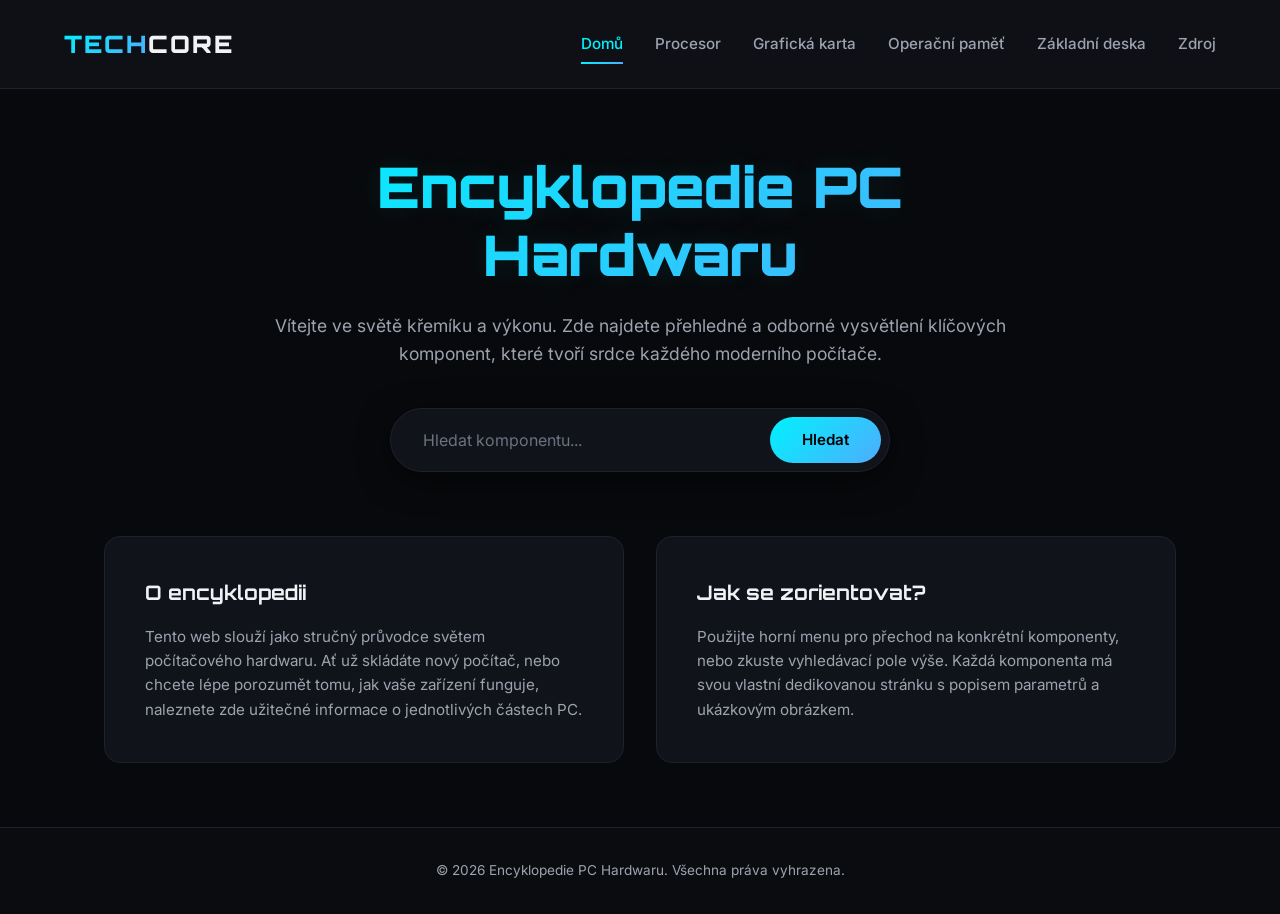
<file: index.html>
<!DOCTYPE html>
<html lang="cs">
<head>
    <meta charset="UTF-8">
    <meta name="viewport" content="width=device-width, initial-scale=1.0">
    <title>Encyklopedie PC Hardwaru</title>
    <meta name="description" content="Moderní encyklopedie počítačového hardwaru. Poznejte CPU, GPU, RAM, základní desky a zdroje.">
    <!-- Google Fonts -->
    <link rel="preconnect" href="https://fonts.googleapis.com">
    <link rel="preconnect" href="https://fonts.gstatic.com" crossorigin>
    <link href="https://fonts.googleapis.com/css2?family=Inter:wght@300;400;500;600;700&family=Orbitron:wght@500;700;900&display=swap" rel="stylesheet">
    <!-- CSS -->
    <link rel="stylesheet" href="css/style.css">
</head>
<body>
    <header class="navbar">
        <div class="logo">
            <span class="logo-accent">Tech</span>Core
        </div>
        <nav class="nav-links">
            <a href="index.html" class="nav-link active">Domů</a>
            <a href="pages/procesor.html" class="nav-link">Procesor</a>
            <a href="pages/graficka-karta.html" class="nav-link">Grafická karta</a>
            <a href="pages/operacni-pamet.html" class="nav-link">Operační paměť</a>
            <a href="pages/zakladni-deska.html" class="nav-link">Základní deska</a>
            <a href="pages/zdroj.html" class="nav-link">Zdroj</a>
        </nav>
    </header>

    <main class="hero-container">
        <section class="hero-section">
            <h1 class="hero-title">Encyklopedie PC Hardwaru</h1>
            <p class="hero-subtitle">Vítejte ve světě křemíku a výkonu. Zde najdete přehledné a odborné vysvětlení klíčových komponent, které tvoří srdce každého moderního počítače.</p>
            
            <div class="search-box">
                <input type="text" id="search-input" placeholder="Hledat komponentu..." aria-label="Hledat komponentu">
                <button id="search-button" class="btn btn-primary">Hledat</button>
            </div>
        </section>

        <section class="intro-grid">
            <div class="card intro-card">
                <h3>O encyklopedii</h3>
                <p>Tento web slouží jako stručný průvodce světem počítačového hardwaru. Ať už skládáte nový počítač, nebo chcete lépe porozumět tomu, jak vaše zařízení funguje, naleznete zde užitečné informace o jednotlivých částech PC.</p>
            </div>
            <div class="card intro-card">
                <h3>Jak se zorientovat?</h3>
                <p>Použijte horní menu pro přechod na konkrétní komponenty, nebo zkuste vyhledávací pole výše. Každá komponenta má svou vlastní dedikovanou stránku s popisem parametrů a ukázkovým obrázkem.</p>
            </div>
        </section>
    </main>

    <footer class="footer">
        <p>&copy; 2026 Encyklopedie PC Hardwaru. Všechna práva vyhrazena.</p>
    </footer>

    <!-- JS -->
    <script src="js/script.js"></script>
</body>
</html>
</file>
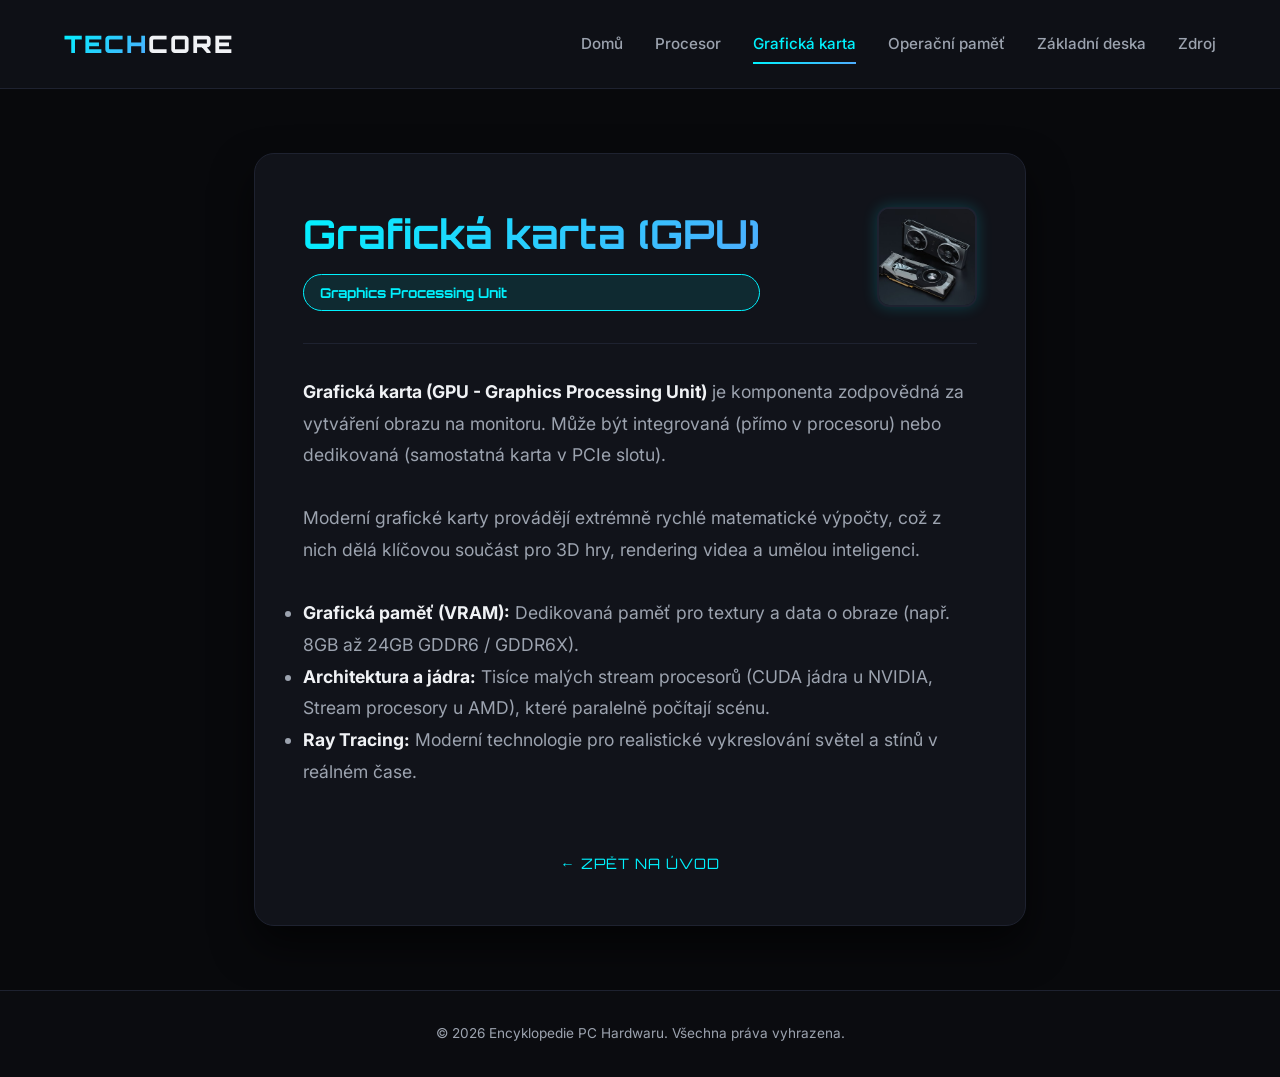
<file: pages/graficka-karta.html>
<!DOCTYPE html>
<html lang="cs">
<head>
    <meta charset="UTF-8">
    <meta name="viewport" content="width=device-width, initial-scale=1.0">
    <title>Grafická karta (GPU) - Encyklopedie PC Hardwaru</title>
    <meta name="description" content="Vše o grafické kartě (GPU) - základní parametry, standardy a grafické paměti.">
    <!-- Google Fonts -->
    <link rel="preconnect" href="https://fonts.googleapis.com">
    <link rel="preconnect" href="https://fonts.gstatic.com" crossorigin>
    <link href="https://fonts.googleapis.com/css2?family=Inter:wght@300;400;500;600;700&family=Orbitron:wght@500;700;900&display=swap" rel="stylesheet">
    <!-- CSS -->
    <link rel="stylesheet" href="../css/style.css">
</head>
<body>
    <header class="navbar">
        <div class="logo">
            <span class="logo-accent">Tech</span>Core
        </div>
        <nav class="nav-links">
            <a href="../index.html" class="nav-link">Domů</a>
            <a href="procesor.html" class="nav-link">Procesor</a>
            <a href="graficka-karta.html" class="nav-link active">Grafická karta</a>
            <a href="operacni-pamet.html" class="nav-link">Operační paměť</a>
            <a href="zakladni-deska.html" class="nav-link">Základní deska</a>
            <a href="zdroj.html" class="nav-link">Zdroj</a>
        </nav>
    </header>

    <main class="detail-container">
        <article class="component-card">
            <div class="component-header">
                <div class="component-title-area">
                    <h1>Grafická karta (GPU)</h1>
                    <p class="component-spec-badge">Graphics Processing Unit</p>
                </div>
                <img src="../images/gpu.png" alt="Grafická karta" class="hardware-image">
            </div>

            <section class="component-description">
                <p><strong>Grafická karta (GPU - Graphics Processing Unit)</strong> je komponenta zodpovědná za vytváření obrazu na monitoru. Může být integrovaná (přímo v procesoru) nebo dedikovaná (samostatná karta v PCIe slotu).</p>
                <br>
                <p>Moderní grafické karty provádějí extrémně rychlé matematické výpočty, což z nich dělá klíčovou součást pro 3D hry, rendering videa a umělou inteligenci.</p>
                <br>
                <ul>
                    <li><strong>Grafická paměť (VRAM):</strong> Dedikovaná paměť pro textury a data o obraze (např. 8GB až 24GB GDDR6 / GDDR6X).</li>
                    <li><strong>Architektura a jádra:</strong> Tisíce malých stream procesorů (CUDA jádra u NVIDIA, Stream procesory u AMD), které paralelně počítají scénu.</li>
                    <li><strong>Ray Tracing:</strong> Moderní technologie pro realistické vykreslování světel a stínů v reálném čase.</li>
                </ul>
            </section>
            
            <div class="back-link-container">
                <a href="../index.html" class="back-btn">&larr; Zpět na úvod</a>
            </div>
        </article>
    </main>

    <footer class="footer">
        <p>&copy; 2026 Encyklopedie PC Hardwaru. Všechna práva vyhrazena.</p>
    </footer>

    <!-- JS -->
    <script src="../js/script.js"></script>
</body>
</html>
</file>
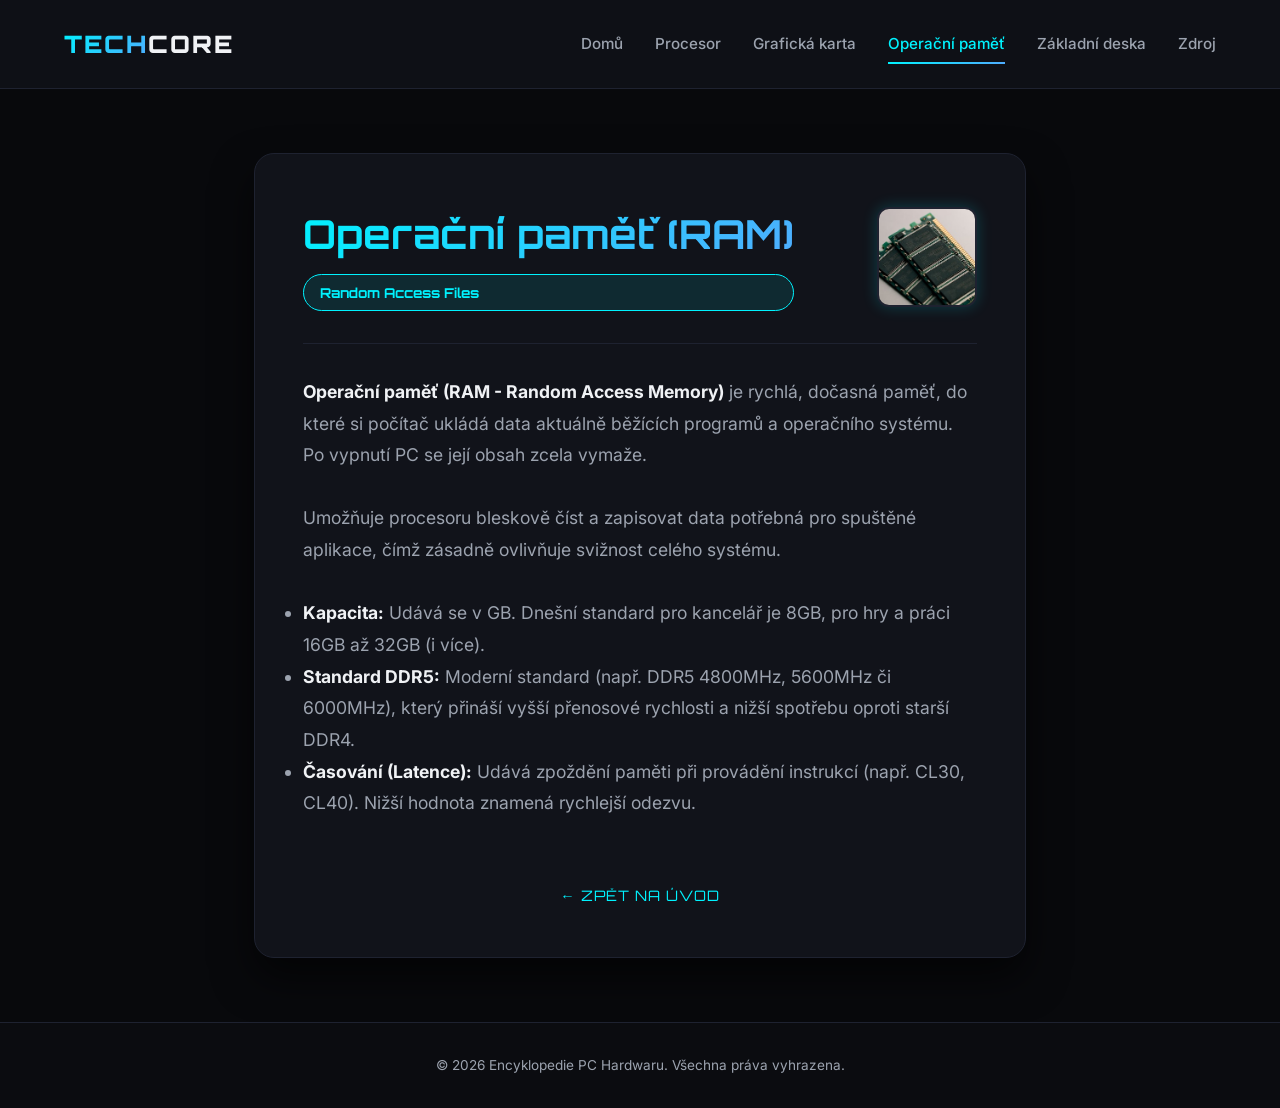
<file: pages/operacni-pamet.html>
<!DOCTYPE html>
<html lang="cs">
<head>
    <meta charset="UTF-8">
    <meta name="viewport" content="width=device-width, initial-scale=1.0">
    <title>Operační paměť (RAM) - Encyklopedie PC Hardwaru</title>
    <meta name="description" content="Vše o operační paměti (RAM) - DDR5, frekvence, latence a kapacita.">
    <!-- Google Fonts -->
    <link rel="preconnect" href="https://fonts.googleapis.com">
    <link rel="preconnect" href="https://fonts.gstatic.com" crossorigin>
    <link href="https://fonts.googleapis.com/css2?family=Inter:wght@300;400;500;600;700&family=Orbitron:wght@500;700;900&display=swap" rel="stylesheet">
    <!-- CSS -->
    <link rel="stylesheet" href="../css/style.css">
</head>
<body>
    <header class="navbar">
        <div class="logo">
            <span class="logo-accent">Tech</span>Core
        </div>
        <nav class="nav-links">
            <a href="../index.html" class="nav-link">Domů</a>
            <a href="procesor.html" class="nav-link">Procesor</a>
            <a href="graficka-karta.html" class="nav-link">Grafická karta</a>
            <a href="operacni-pamet.html" class="nav-link active">Operační paměť</a>
            <a href="zakladni-deska.html" class="nav-link">Základní deska</a>
            <a href="zdroj.html" class="nav-link">Zdroj</a>
        </nav>
    </header>

    <main class="detail-container">
        <article class="component-card">
            <div class="component-header">
                <div class="component-title-area">
                    <h1>Operační paměť (RAM)</h1>
                    <p class="component-spec-badge">Random Access Files</p>
                </div>
                <img src="../images/ram.png" alt="Operační paměť" class="hardware-image">
            </div>

            <section class="component-description">
                <p><strong>Operační paměť (RAM - Random Access Memory)</strong> je rychlá, dočasná paměť, do které si počítač ukládá data aktuálně běžících programů a operačního systému. Po vypnutí PC se její obsah zcela vymaže.</p>
                <br>
                <p>Umožňuje procesoru bleskově číst a zapisovat data potřebná pro spuštěné aplikace, čímž zásadně ovlivňuje svižnost celého systému.</p>
                <br>
                <ul>
                    <li><strong>Kapacita:</strong> Udává se v GB. Dnešní standard pro kancelář je 8GB, pro hry a práci 16GB až 32GB (i více).</li>
                    <li><strong>Standard DDR5:</strong> Moderní standard (např. DDR5 4800MHz, 5600MHz či 6000MHz), který přináší vyšší přenosové rychlosti a nižší spotřebu oproti starší DDR4.</li>
                    <li><strong>Časování (Latence):</strong> Udává zpoždění paměti při provádění instrukcí (např. CL30, CL40). Nižší hodnota znamená rychlejší odezvu.</li>
                </ul>
            </section>
            
            <div class="back-link-container">
                <a href="../index.html" class="back-btn">&larr; Zpět na úvod</a>
            </div>
        </article>
    </main>

    <footer class="footer">
        <p>&copy; 2026 Encyklopedie PC Hardwaru. Všechna práva vyhrazena.</p>
    </footer>

    <!-- JS -->
    <script src="../js/script.js"></script>
</body>
</html>
</file>
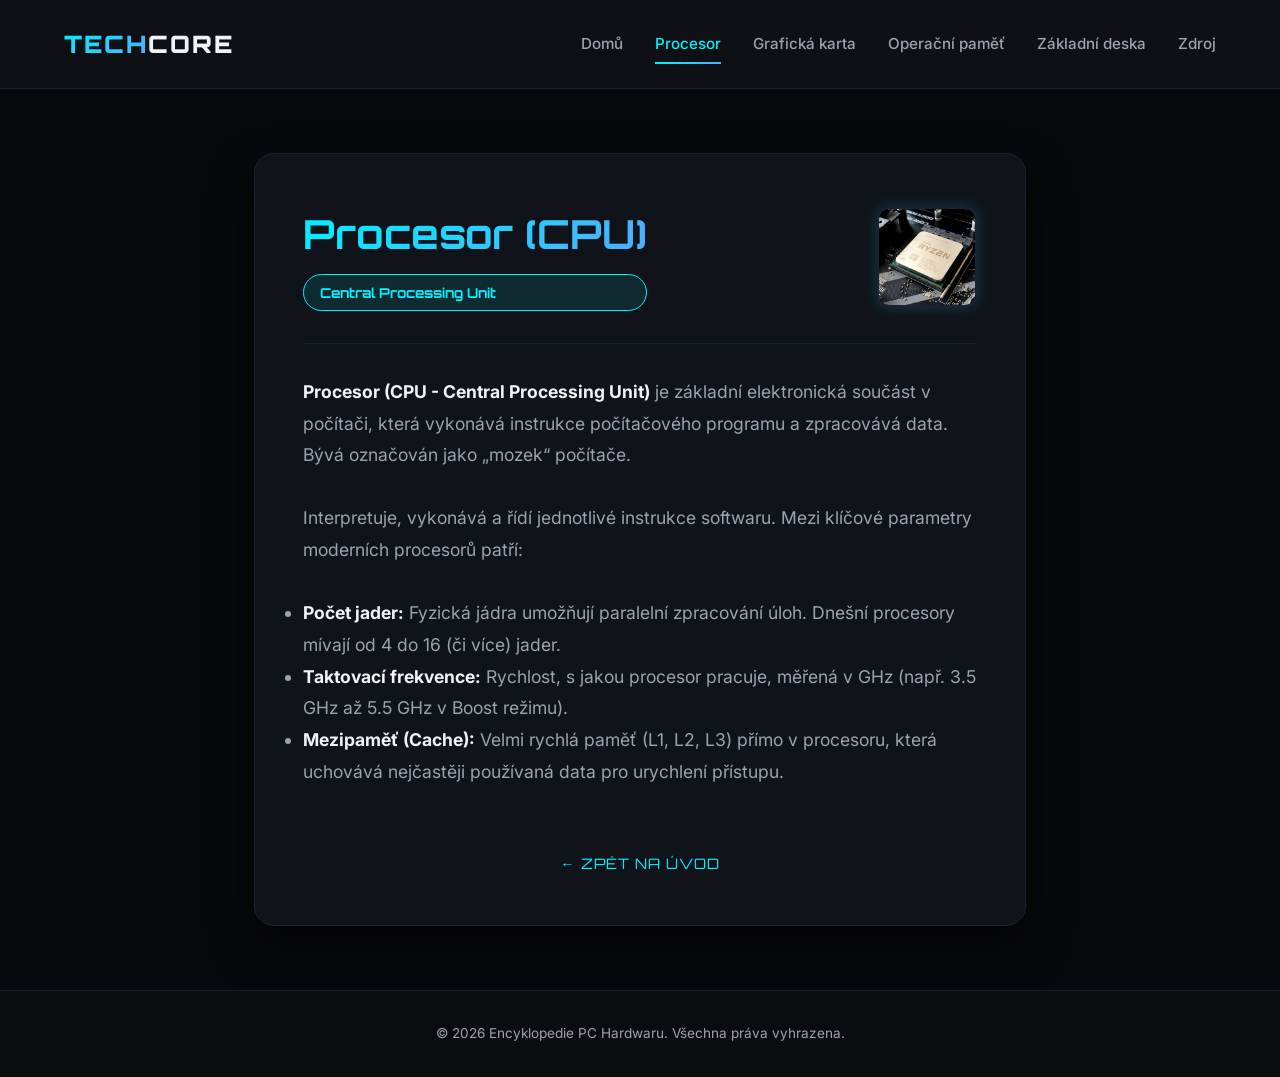
<file: pages/procesor.html>
<!DOCTYPE html>
<html lang="cs">
<head>
    <meta charset="UTF-8">
    <meta name="viewport" content="width=device-width, initial-scale=1.0">
    <title>Procesor (CPU) - Encyklopedie PC Hardwaru</title>
    <meta name="description" content="Vše o procesoru (CPU) - základní parametry, standardy a princip fungování.">
    <!-- Google Fonts -->
    <link rel="preconnect" href="https://fonts.googleapis.com">
    <link rel="preconnect" href="https://fonts.gstatic.com" crossorigin>
    <link href="https://fonts.googleapis.com/css2?family=Inter:wght@300;400;500;600;700&family=Orbitron:wght@500;700;900&display=swap" rel="stylesheet">
    <!-- CSS -->
    <link rel="stylesheet" href="../css/style.css">
</head>
<body>
    <header class="navbar">
        <div class="logo">
            <span class="logo-accent">Tech</span>Core
        </div>
        <nav class="nav-links">
            <a href="../index.html" class="nav-link">Domů</a>
            <a href="procesor.html" class="nav-link active">Procesor</a>
            <a href="graficka-karta.html" class="nav-link">Grafická karta</a>
            <a href="operacni-pamet.html" class="nav-link">Operační paměť</a>
            <a href="zakladni-deska.html" class="nav-link">Základní deska</a>
            <a href="zdroj.html" class="nav-link">Zdroj</a>
        </nav>
    </header>

    <main class="detail-container">
        <article class="component-card">
            <div class="component-header">
                <div class="component-title-area">
                    <h1>Procesor (CPU)</h1>
                    <p class="component-spec-badge">Central Processing Unit</p>
                </div>
                <img src="../images/cpu.png" alt="Procesor" class="hardware-image">
            </div>

            <section class="component-description">
                <p><strong>Procesor (CPU - Central Processing Unit)</strong> je základní elektronická součást v počítači, která vykonává instrukce počítačového programu a zpracovává data. Bývá označován jako „mozek“ počítače.</p>
                <br>
                <p>Interpretuje, vykonává a řídí jednotlivé instrukce softwaru. Mezi klíčové parametry moderních procesorů patří:</p>
                <br>
                <ul>
                    <li><strong>Počet jader:</strong> Fyzická jádra umožňují paralelní zpracování úloh. Dnešní procesory mívají od 4 do 16 (či více) jader.</li>
                    <li><strong>Taktovací frekvence:</strong> Rychlost, s jakou procesor pracuje, měřená v GHz (např. 3.5 GHz až 5.5 GHz v Boost režimu).</li>
                    <li><strong>Mezipaměť (Cache):</strong> Velmi rychlá paměť (L1, L2, L3) přímo v procesoru, která uchovává nejčastěji používaná data pro urychlení přístupu.</li>
                </ul>
            </section>
            
            <div class="back-link-container">
                <a href="../index.html" class="back-btn">&larr; Zpět na úvod</a>
            </div>
        </article>
    </main>

    <footer class="footer">
        <p>&copy; 2026 Encyklopedie PC Hardwaru. Všechna práva vyhrazena.</p>
    </footer>

    <!-- JS -->
    <script src="../js/script.js"></script>
</body>
</html>
</file>
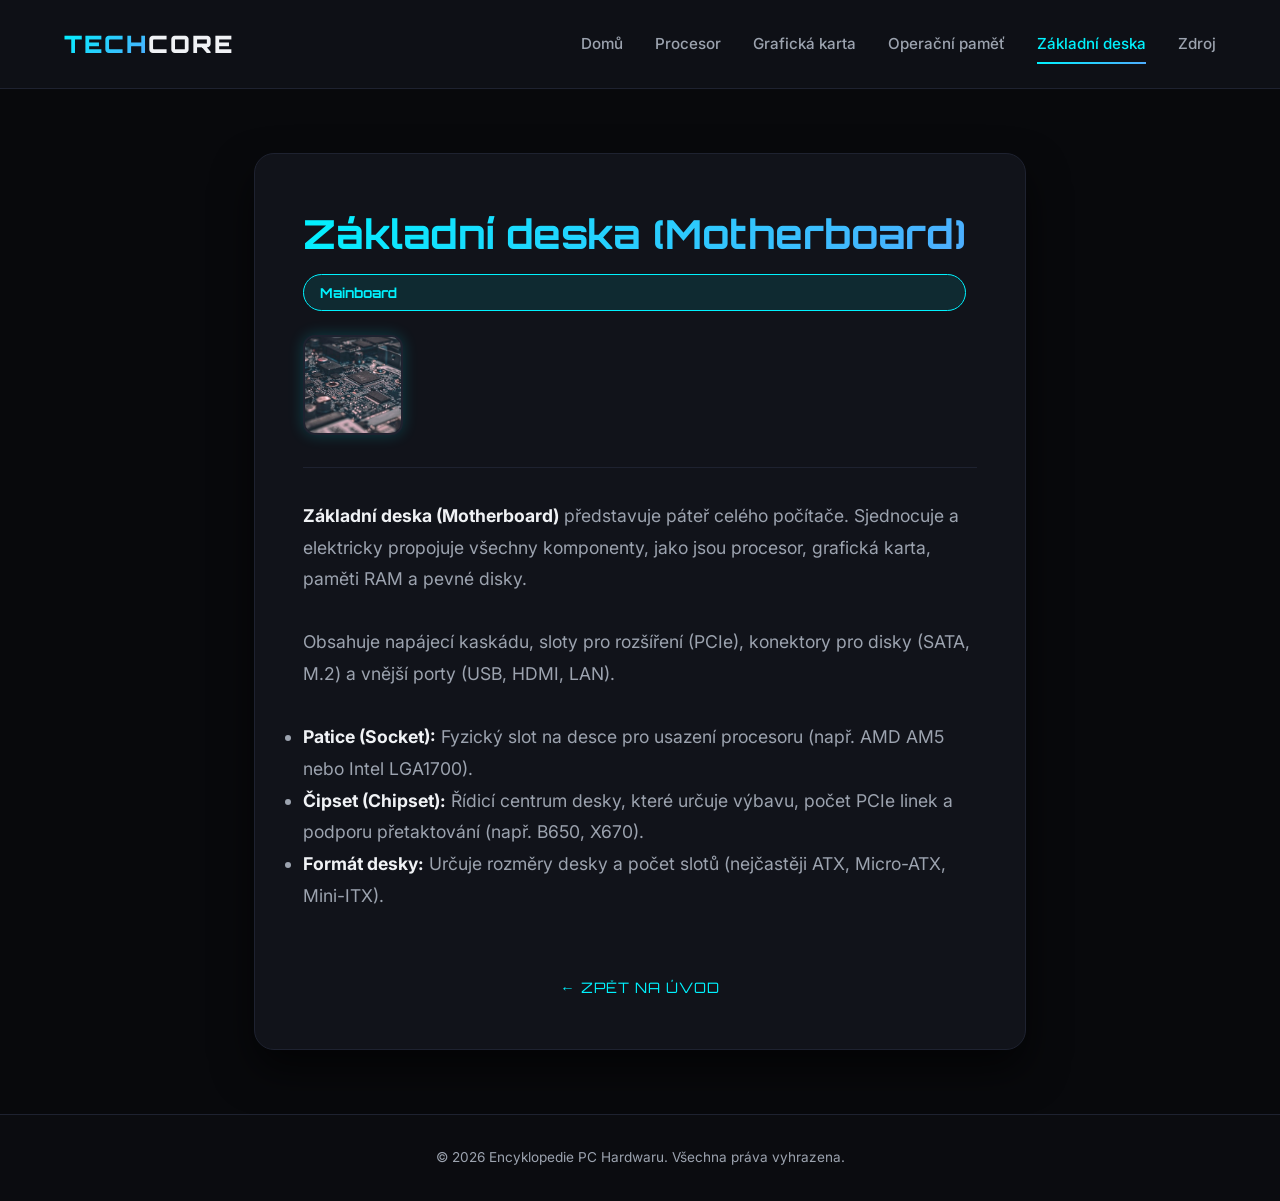
<file: pages/zakladni-deska.html>
<!DOCTYPE html>
<html lang="cs">
<head>
    <meta charset="UTF-8">
    <meta name="viewport" content="width=device-width, initial-scale=1.0">
    <title>Základní deska (Motherboard) - Encyklopedie PC Hardwaru</title>
    <meta name="description" content="Vše o základní desce - čipset, patice, formáty a konektivita.">
    <!-- Google Fonts -->
    <link rel="preconnect" href="https://fonts.googleapis.com">
    <link rel="preconnect" href="https://fonts.gstatic.com" crossorigin>
    <link href="https://fonts.googleapis.com/css2?family=Inter:wght@300;400;500;600;700&family=Orbitron:wght@500;700;900&display=swap" rel="stylesheet">
    <!-- CSS -->
    <link rel="stylesheet" href="../css/style.css">
</head>
<body>
    <header class="navbar">
        <div class="logo">
            <span class="logo-accent">Tech</span>Core
        </div>
        <nav class="nav-links">
            <a href="../index.html" class="nav-link">Domů</a>
            <a href="procesor.html" class="nav-link">Procesor</a>
            <a href="graficka-karta.html" class="nav-link">Grafická karta</a>
            <a href="operacni-pamet.html" class="nav-link">Operační paměť</a>
            <a href="zakladni-deska.html" class="nav-link active">Základní deska</a>
            <a href="zdroj.html" class="nav-link">Zdroj</a>
        </nav>
    </header>

    <main class="detail-container">
        <article class="component-card">
            <div class="component-header">
                <div class="component-title-area">
                    <h1>Základní deska (Motherboard)</h1>
                    <p class="component-spec-badge">Mainboard</p>
                </div>
                <img src="../images/motherboard.png" alt="Základní deska" class="hardware-image">
            </div>

            <section class="component-description">
                <p><strong>Základní deska (Motherboard)</strong> představuje páteř celého počítače. Sjednocuje a elektricky propojuje všechny komponenty, jako jsou procesor, grafická karta, paměti RAM a pevné disky.</p>
                <br>
                <p>Obsahuje napájecí kaskádu, sloty pro rozšíření (PCIe), konektory pro disky (SATA, M.2) a vnější porty (USB, HDMI, LAN).</p>
                <br>
                <ul>
                    <li><strong>Patice (Socket):</strong> Fyzický slot na desce pro usazení procesoru (např. AMD AM5 nebo Intel LGA1700).</li>
                    <li><strong>Čipset (Chipset):</strong> Řídicí centrum desky, které určuje výbavu, počet PCIe linek a podporu přetaktování (např. B650, X670).</li>
                    <li><strong>Formát desky:</strong> Určuje rozměry desky a počet slotů (nejčastěji ATX, Micro-ATX, Mini-ITX).</li>
                </ul>
            </section>
            
            <div class="back-link-container">
                <a href="../index.html" class="back-btn">&larr; Zpět na úvod</a>
            </div>
        </article>
    </main>

    <footer class="footer">
        <p>&copy; 2026 Encyklopedie PC Hardwaru. Všechna práva vyhrazena.</p>
    </footer>

    <!-- JS -->
    <script src="../js/script.js"></script>
</body>
</html>
</file>
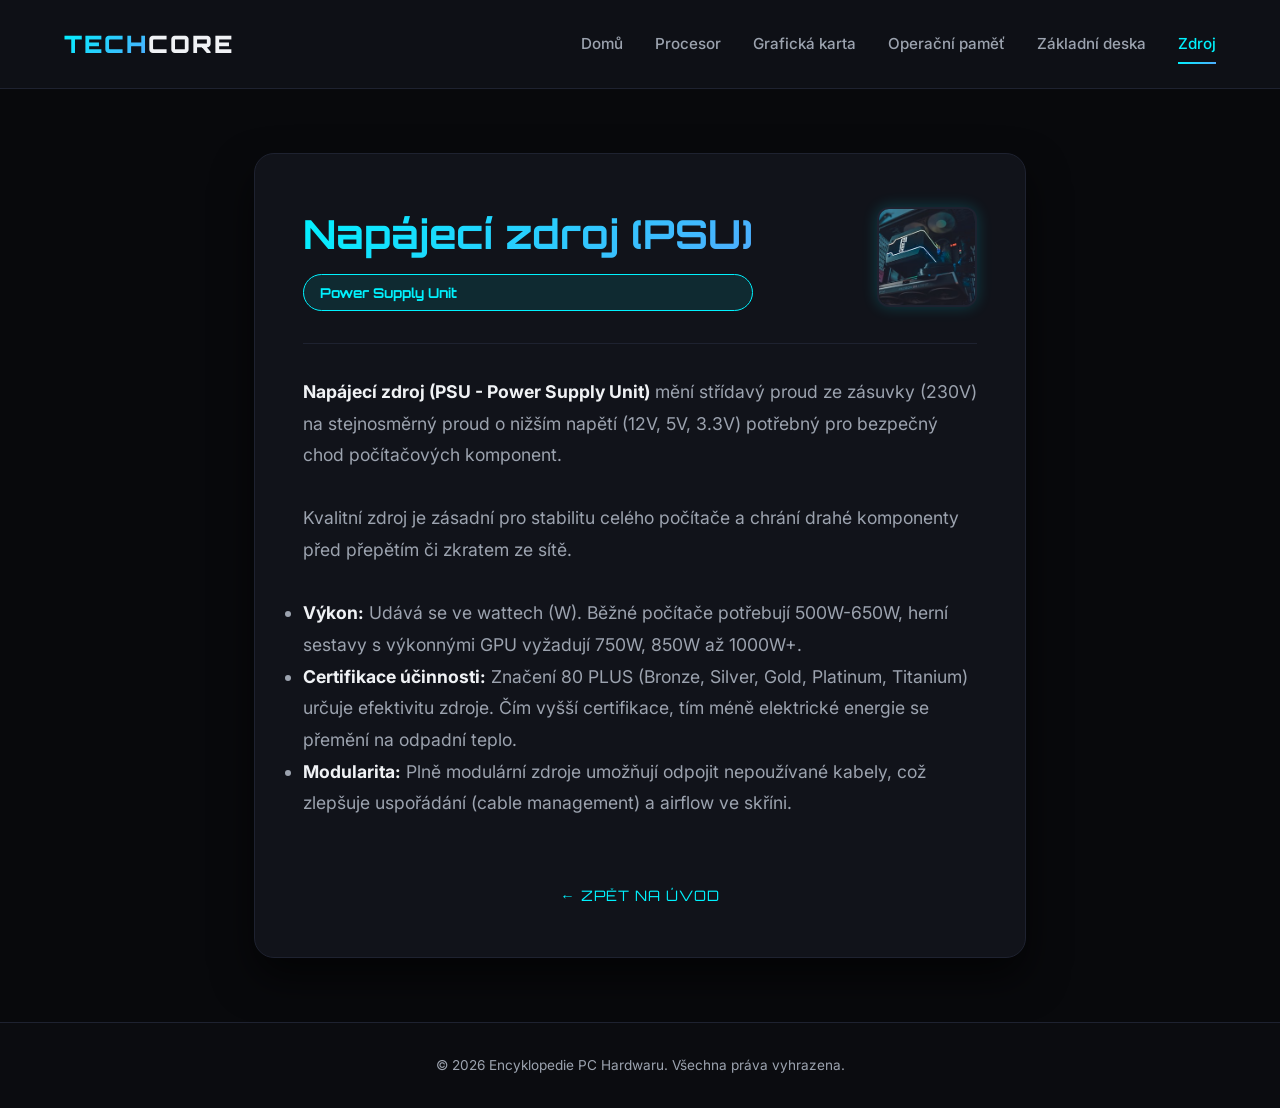
<file: pages/zdroj.html>
<!DOCTYPE html>
<html lang="cs">
<head>
    <meta charset="UTF-8">
    <meta name="viewport" content="width=device-width, initial-scale=1.0">
    <title>Napájecí zdroj (PSU) - Encyklopedie PC Hardwaru</title>
    <meta name="description" content="Vše o napájecím zdroji (PSU) - výkon, účinnost, modularita a standardy.">
    <!-- Google Fonts -->
    <link rel="preconnect" href="https://fonts.googleapis.com">
    <link rel="preconnect" href="https://fonts.gstatic.com" crossorigin>
    <link href="https://fonts.googleapis.com/css2?family=Inter:wght@300;400;500;600;700&family=Orbitron:wght@500;700;900&display=swap" rel="stylesheet">
    <!-- CSS -->
    <link rel="stylesheet" href="../css/style.css">
</head>
<body>
    <header class="navbar">
        <div class="logo">
            <span class="logo-accent">Tech</span>Core
        </div>
        <nav class="nav-links">
            <a href="../index.html" class="nav-link">Domů</a>
            <a href="procesor.html" class="nav-link">Procesor</a>
            <a href="graficka-karta.html" class="nav-link">Grafická karta</a>
            <a href="operacni-pamet.html" class="nav-link">Operační paměť</a>
            <a href="zakladni-deska.html" class="nav-link">Základní deska</a>
            <a href="zdroj.html" class="nav-link active">Zdroj</a>
        </nav>
    </header>

    <main class="detail-container">
        <article class="component-card">
            <div class="component-header">
                <div class="component-title-area">
                    <h1>Napájecí zdroj (PSU)</h1>
                    <p class="component-spec-badge">Power Supply Unit</p>
                </div>
                <img src="../images/psu.png" alt="Napájecí zdroj" class="hardware-image">
            </div>

            <section class="component-description">
                <p><strong>Napájecí zdroj (PSU - Power Supply Unit)</strong> mění střídavý proud ze zásuvky (230V) na stejnosměrný proud o nižším napětí (12V, 5V, 3.3V) potřebný pro bezpečný chod počítačových komponent.</p>
                <br>
                <p>Kvalitní zdroj je zásadní pro stabilitu celého počítače a chrání drahé komponenty před přepětím či zkratem ze sítě.</p>
                <br>
                <ul>
                    <li><strong>Výkon:</strong> Udává se ve wattech (W). Běžné počítače potřebují 500W-650W, herní sestavy s výkonnými GPU vyžadují 750W, 850W až 1000W+.</li>
                    <li><strong>Certifikace účinnosti:</strong> Značení 80 PLUS (Bronze, Silver, Gold, Platinum, Titanium) určuje efektivitu zdroje. Čím vyšší certifikace, tím méně elektrické energie se přemění na odpadní teplo.</li>
                    <li><strong>Modularita:</strong> Plně modulární zdroje umožňují odpojit nepoužívané kabely, což zlepšuje uspořádání (cable management) a airflow ve skříni.</li>
                </ul>
            </section>
            
            <div class="back-link-container">
                <a href="../index.html" class="back-btn">&larr; Zpět na úvod</a>
            </div>
        </article>
    </main>

    <footer class="footer">
        <p>&copy; 2026 Encyklopedie PC Hardwaru. Všechna práva vyhrazena.</p>
    </footer>

    <!-- JS -->
    <script src="../js/script.js"></script>
</body>
</html>
</file>
<file: css/style.css>
/* Modern tech theme for PC Hardware Encyclopedia */
:root {
    --bg-color: #08090c;
    --surface-color: #11131a;
    --border-color: #1e2230;
    --text-primary: #f0f2f5;
    --text-secondary: #9ca3af;
    --accent-blue: #00f2fe;
    --accent-purple: #8a2be2;
    --accent-gradient: linear-gradient(135deg, #00f2fe 0%, #4facfe 100%);
    --accent-gradient-hover: linear-gradient(135deg, #4facfe 0%, #00f2fe 100%);
    --font-sans: 'Inter', -apple-system, BlinkMacSystemFont, "Segoe UI", Roboto, sans-serif;
    --font-tech: 'Orbitron', sans-serif;
    --transition-speed: 0.3s;
}

/* Base Styles */
* {
    box-sizing: border-box;
    margin: 0;
    padding: 0;
}

body {
    background-color: var(--bg-color);
    color: var(--text-primary);
    font-family: var(--font-sans);
    line-height: 1.6;
    overflow-x: hidden;
    min-height: 100vh;
    display: flex;
    flex-direction: column;
}

/* Custom Scrollbar */
::-webkit-scrollbar {
    width: 10px;
}

::-webkit-scrollbar-track {
    background: var(--bg-color);
}

::-webkit-scrollbar-thumb {
    background: var(--border-color);
    border-radius: 5px;
    border: 2px solid var(--bg-color);
}

::-webkit-scrollbar-thumb:hover {
    background: var(--accent-blue);
}

/* Navigation Bar */
.navbar {
    display: flex;
    justify-content: space-between;
    align-items: center;
    padding: 1.5rem 5%;
    background-color: rgba(17, 19, 26, 0.8);
    backdrop-filter: blur(12px);
    border-bottom: 1px solid var(--border-color);
    position: sticky;
    top: 0;
    z-index: 100;
}

.logo {
    font-family: var(--font-tech);
    font-size: 1.5rem;
    font-weight: 900;
    letter-spacing: 2px;
    text-transform: uppercase;
}

.logo-accent {
    background: var(--accent-gradient);
    -webkit-background-clip: text;
    -webkit-text-fill-color: transparent;
}

.nav-links {
    display: flex;
    gap: 2rem;
}

.nav-link {
    color: var(--text-secondary);
    text-decoration: none;
    font-size: 0.95rem;
    font-weight: 500;
    transition: all var(--transition-speed) ease;
    position: relative;
    padding: 0.5rem 0;
}

.nav-link::after {
    content: '';
    position: absolute;
    bottom: 0;
    left: 0;
    width: 0;
    height: 2px;
    background: var(--accent-gradient);
    transition: width var(--transition-speed) ease;
}

.nav-link:hover {
    color: var(--text-primary);
    text-shadow: 0 0 10px rgba(0, 242, 254, 0.4);
}

.nav-link:hover::after,
.nav-link.active::after {
    width: 100%;
}

.nav-link.active {
    color: var(--accent-blue);
}

/* Hero Section */
.hero-container {
    flex: 1;
    display: flex;
    flex-direction: column;
    align-items: center;
    padding: 4rem 5%;
    max-width: 1200px;
    margin: 0 auto;
    width: 100%;
}

.hero-section {
    text-align: center;
    max-width: 800px;
    margin-bottom: 4rem;
}

.hero-title {
    font-family: var(--font-tech);
    font-size: 3.5rem;
    font-weight: 900;
    margin-bottom: 1.5rem;
    line-height: 1.2;
    background: var(--accent-gradient);
    -webkit-background-clip: text;
    -webkit-text-fill-color: transparent;
    text-shadow: 0 0 30px rgba(0, 242, 254, 0.1);
}

.hero-subtitle {
    font-size: 1.1rem;
    color: var(--text-secondary);
    margin-bottom: 2.5rem;
}

/* Search Box */
.search-box {
    display: flex;
    gap: 1rem;
    max-width: 500px;
    margin: 0 auto;
    background: var(--surface-color);
    padding: 0.5rem;
    border-radius: 50px;
    border: 1px solid var(--border-color);
    box-shadow: 0 8px 32px rgba(0, 0, 0, 0.5);
    transition: border-color var(--transition-speed) ease, box-shadow var(--transition-speed) ease;
}

.search-box:focus-within {
    border-color: var(--accent-blue);
    box-shadow: 0 0 15px rgba(0, 242, 254, 0.2);
}

.search-box input {
    flex: 1;
    background: transparent;
    border: none;
    outline: none;
    color: var(--text-primary);
    padding: 0.8rem 1.5rem;
    font-family: var(--font-sans);
    font-size: 1rem;
}

.search-box input::placeholder {
    color: #6b7280;
}

/* Buttons */
.btn {
    padding: 0.8rem 2rem;
    border-radius: 50px;
    border: none;
    font-family: var(--font-sans);
    font-weight: 600;
    font-size: 0.95rem;
    cursor: pointer;
    transition: transform 0.2s ease, box-shadow 0.2s ease, background 0.3s ease;
}

.btn-primary {
    background: var(--accent-gradient);
    color: #000;
}

.btn-primary:hover {
    transform: translateY(-2px);
    box-shadow: 0 5px 15px rgba(0, 242, 254, 0.4);
    background: var(--accent-gradient-hover);
}

.btn-primary:active {
    transform: translateY(0);
}

/* Page Button transition animation utility */
.btn-animate {
    animation: pulse 1.5s infinite;
}

@keyframes pulse {
    0% {
        box-shadow: 0 0 0 0 rgba(0, 242, 254, 0.4);
    }
    70% {
        box-shadow: 0 0 0 10px rgba(0, 242, 254, 0);
    }
    100% {
        box-shadow: 0 0 0 0 rgba(0, 242, 254, 0);
    }
}

/* Cards & Layout */
.intro-grid {
    display: grid;
    grid-template-columns: repeat(auto-fit, minmax(300px, 1fr));
    gap: 2rem;
    width: 100%;
}

.card {
    background-color: var(--surface-color);
    border: 1px solid var(--border-color);
    padding: 2.5rem;
    border-radius: 16px;
    transition: transform var(--transition-speed) ease, border-color var(--transition-speed) ease, box-shadow var(--transition-speed) ease;
}

.card:hover {
    transform: translateY(-5px);
    border-color: var(--accent-blue);
    box-shadow: 0 10px 30px rgba(0, 242, 254, 0.1);
}

.card h3 {
    font-family: var(--font-tech);
    font-size: 1.25rem;
    margin-bottom: 1rem;
    color: var(--text-primary);
}

.card p {
    color: var(--text-secondary);
    font-size: 0.95rem;
}

/* Component Detail Page Styles */
.detail-container {
    max-width: 900px;
    margin: 4rem auto;
    padding: 0 5%;
    flex: 1;
}

.component-card {
    background-color: var(--surface-color);
    border: 1px solid var(--border-color);
    border-radius: 20px;
    padding: 3rem;
    box-shadow: 0 20px 40px rgba(0, 0, 0, 0.6);
    display: flex;
    flex-direction: column;
    gap: 2rem;
}

.component-header {
    display: flex;
    justify-content: space-between;
    align-items: center;
    flex-wrap: wrap;
    gap: 1.5rem;
    border-bottom: 1px solid var(--border-color);
    padding-bottom: 2rem;
}

.component-title-area h1 {
    font-family: var(--font-tech);
    font-size: 2.5rem;
    background: var(--accent-gradient);
    -webkit-background-clip: text;
    -webkit-text-fill-color: transparent;
    margin-bottom: 0.5rem;
}

.component-spec-badge {
    background: rgba(0, 242, 254, 0.1);
    border: 1px solid var(--accent-blue);
    color: var(--accent-blue);
    padding: 0.4rem 1rem;
    border-radius: 50px;
    font-family: var(--font-tech);
    font-size: 0.85rem;
    font-weight: 700;
}

/* Hardware image class requested to have exactly 100x100px */
.hardware-image, .encyclopedia-image {
    width: 100px !important;
    height: 100px !important;
    object-fit: cover;
    border-radius: 12px;
    border: 2px solid var(--border-color);
    background-color: var(--bg-color);
    box-shadow: 0 0 15px rgba(0, 242, 254, 0.2);
    transition: transform var(--transition-speed) ease, border-color var(--transition-speed) ease;
}

.hardware-image:hover, .encyclopedia-image:hover {
    transform: scale(1.08) rotate(2deg);
    border-color: var(--accent-blue);
}

.component-description {
    font-size: 1.1rem;
    color: var(--text-secondary);
    line-height: 1.8;
}

.component-description strong {
    color: var(--text-primary);
}

.back-link-container {
    margin-top: 2rem;
    text-align: center;
}

.back-btn {
    text-decoration: none;
    color: var(--accent-blue);
    font-family: var(--font-tech);
    font-size: 0.9rem;
    letter-spacing: 1px;
    text-transform: uppercase;
    transition: color var(--transition-speed) ease, text-shadow var(--transition-speed) ease;
}

.back-btn:hover {
    color: var(--text-primary);
    text-shadow: 0 0 10px rgba(0, 242, 254, 0.6);
}

/* Footer */
.footer {
    text-align: center;
    padding: 2rem;
    background-color: #0b0c10;
    border-top: 1px solid var(--border-color);
    color: var(--text-secondary);
    font-size: 0.85rem;
    margin-top: auto;
}

/* Responsiveness */
@media (max-width: 768px) {
    .navbar {
        flex-direction: column;
        gap: 1.5rem;
        padding: 1.5rem 1rem;
    }
    
    .nav-links {
        flex-wrap: wrap;
        justify-content: center;
        gap: 1rem;
    }
    
    .hero-title {
        font-size: 2.5rem;
    }
    
    .component-header {
        flex-direction: column;
        align-items: flex-start;
    }
    
    .component-card {
        padding: 1.5rem;
    }
}
</file>
